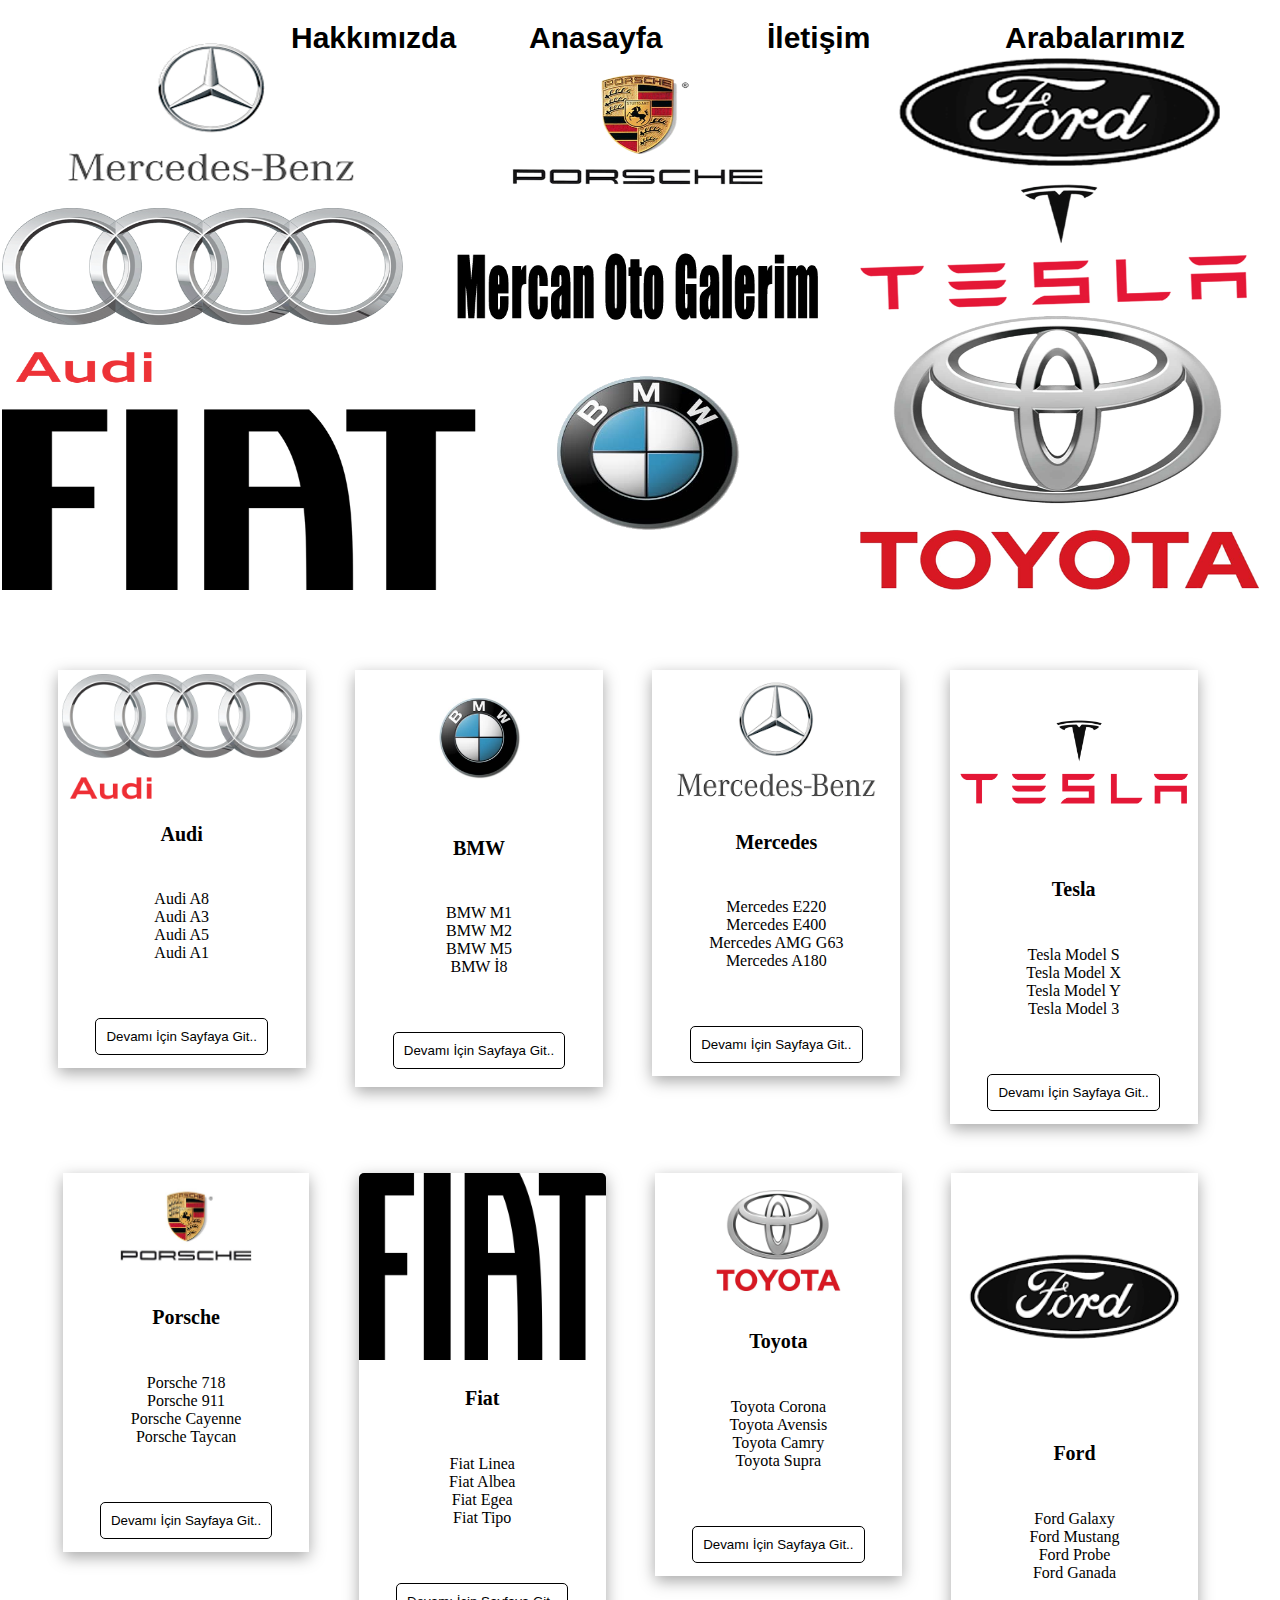
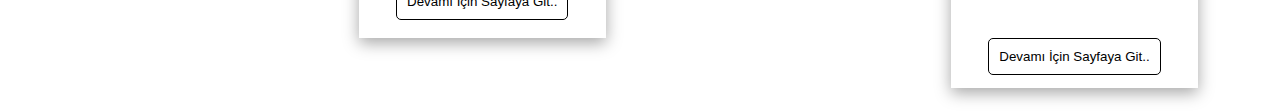
<file: index.html>
<!DOCTYPE html>
<html lang="en">
<head>
    <meta charset="UTF-8">
    <meta http-equiv="X-UA-Compatible" content="IE=edge">
    <meta name="viewport" content="width=device-width, initial-scale=1.0">
    <title>Mercan Oto Galeri</title>
    <link rel="stylesheet" href="css/style.css">
    <link rel="stylesheet" href="css/card.css">
</head>
<body>
    <div class="menu">
        <ul>
            <li><a href="sayfa/hakkımızda.html"> Hakkımızda</a></li>
            <li><a href="index.html"> Anasayfa</a></li>
            <li><a href="sayfa/iletisim.html"> İletişim</a></li>
            <li><a href="sayfa/arabalar.html">Arabalarımız</a></li>
        </ul>
    </div>
    <div class="bannerimage">
        <img class="resim_2" id="resim2" src="resimler/Mercan_oto_galeri.png">
    </div>
    <div class="kartlar-2">
        <div class="kart-5">
            <div class="card">
                <div class="image">
                    <img src="resimler/audi.png">
                </div>
                <div class="title">
                    <h1>Audi</h1>
                </div>
                <div class="des">
                    <p>
                        Audi A8  <br>
                        Audi A3 <br>
                        Audi A5 <br>
                        Audi A1
                    </p>                       
                    <a href="sayfa/audi.html"> <button> Devamı İçin Sayfaya Git..  </button></a>    
                </div>
            </div>
        </div>
        <div class="kart-6">
            <div class="card">
                <div class="image">
                    <img src="resimler/bmw.jpeg">
                </div>
                <div class="title">
                    <div class="title">
                        <h1>BMW</h1>
                    </div>
                    <div class="des">
                        <p>
                            BMW M1 <br>
                            BMW M2 <br>
                            BMW M5 <br>
                            BMW İ8
                        </p>                               
                    <a href="sayfa/bmw.html"> <button> Devamı İçin Sayfaya Git..  </button></a>    
                </div>
            </div>
        </div>
        <div class="kart-7">
            <div class="card">
                <div class="image">
                    <img src="resimler/mercedes.png">
                </div>
                <div class="title">
                    <h1>Mercedes</h1>
                </div>
                <div class="des">
                    <p> 
                        Mercedes E220 <br>
                        Mercedes E400 <br>
                        Mercedes AMG G63 <br>
                        Mercedes A180
                    </p>                       
                    <a href="sayfa/mercedes.html"> <button> Devamı İçin Sayfaya Git..  </button></a>    
                </div>
            </div>
        </div>
        <div class="kart-8">
            <div class="card">
                <div class="image">
                    <img src="resimler/tesla.png">
                </div>
                <div class="title">
                    <h1>Tesla</h1>
                </div>
                <div class="des">
                    <p>
                        Tesla Model S <br>
                        Tesla Model X <br>
                        Tesla Model Y <br>
                        Tesla Model 3 <br>
                    </p>                       
                    <a href="sayfa/tesla.html"> <button> Devamı İçin Sayfaya Git..  </button></a>    
                </div>
            </div>
        </div>
    </div>

    <div class="kartlar">
        <div class="kart-1">
            <div class="card">
                <div class="image">
                    <img src="resimler/Porsche.jpg">
                </div>
                <div class="title">
                    <h1>Porsche</h1>
                </div>
                <div class="des">
                    <p>
                        Porsche 718 <br>
                        Porsche 911 <br>
                        Porsche Cayenne <br>
                        Porsche Taycan
                    </p>                       
                    <a href="sayfa/porsche.html"> <button> Devamı İçin Sayfaya Git..  </button></a>    
                </div>
            </div>
        </div>
        <div class="kart-2">
            <div class="card">
                <div class="image">
                    <img src="resimler/fiat.png">
                </div>
                <div class="title">
                    <div class="title">
                        <h1>Fiat</h1>
                    </div>
                    <div class="des">
                        <p>
                            Fiat Linea<br>
                            Fiat Albea<br>
                            Fiat Egea <br>
                            Fiat Tipo
                        </p>                               
                    <a href="sayfa/fiat.html"> <button> Devamı İçin Sayfaya Git..  </button></a>    
                </div>
            </div>
        </div>
        <div class="kart-3">
            <div class="card">
                <div class="image">
                    <img src="resimler/toyota.jpg">
                </div>
                <div class="title">
                    <h1>Toyota</h1>
                </div>
                <div class="des">
                    <p> 
                        Toyota Corona <br>
                        Toyota Avensis <br>
                        Toyota Camry <br>
                        Toyota Supra
                    </p>                       
                    <a href="sayfa/toyota.html"> <button> Devamı İçin Sayfaya Git..  </button></a>    
                </div>
            </div>
        </div>
        <div class="kart-4">
            <div class="card">
                <div class="image">
                    <img src="resimler/ford.png">
                </div>
                <div class="title">
                    <h1>Ford</h1>
                </div>
                <div class="des">
                    <p>
                        Ford Galaxy<br>
                        Ford Mustang<br>
                        Ford Probe <br>
                        Ford Ganada<br>
                    </p>                       
                    <a href="sayfa/ford.html"> <button> Devamı İçin Sayfaya Git..  </button></a>    
                </div>
            </div>
        </div>
    </div>
        
</body>
</html>
</file>
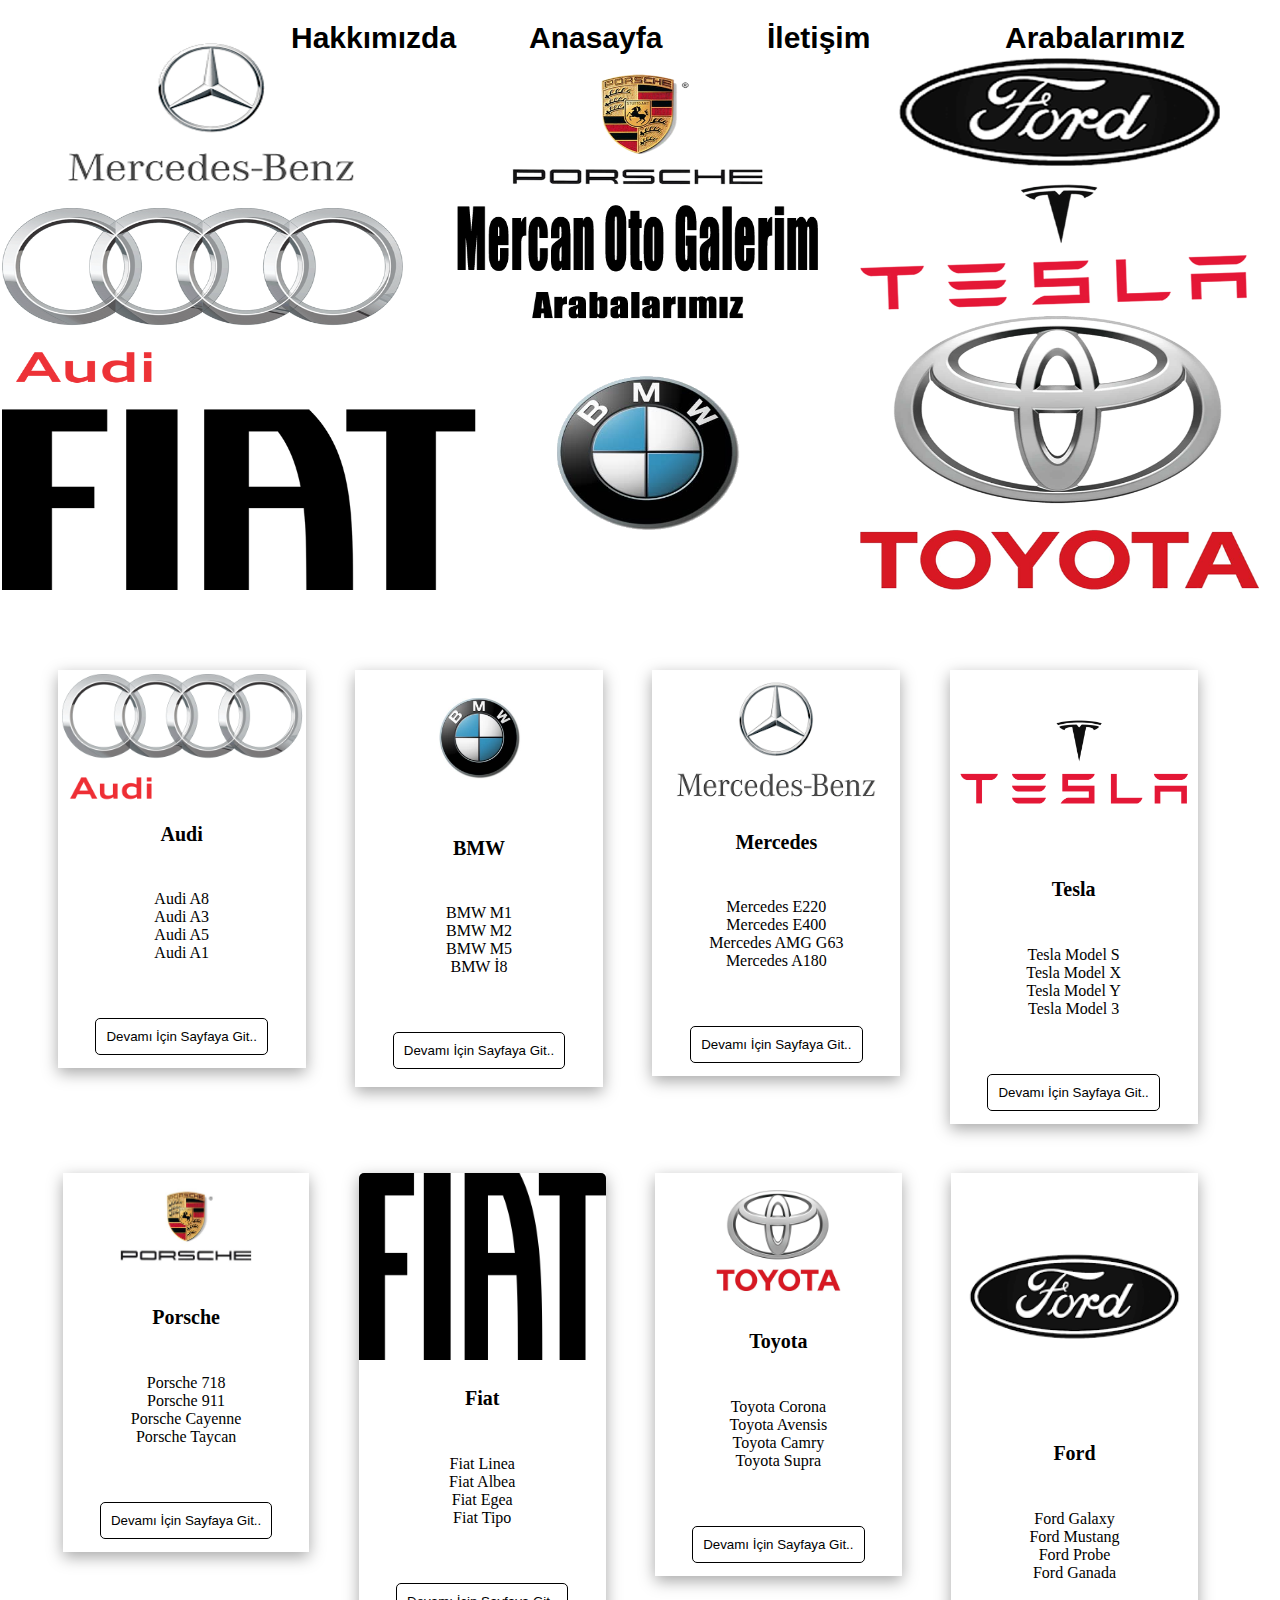
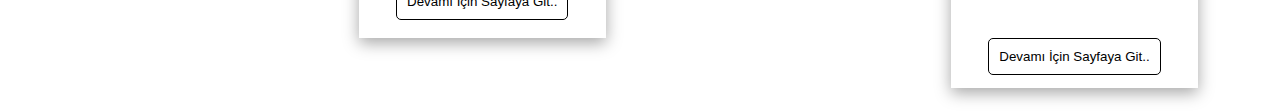
<file: sayfa/arabalar.html>
<!DOCTYPE html>
<html lang="en">
<head>
    <meta charset="UTF-8">
    <meta http-equiv="X-UA-Compatible" content="IE=edge">
    <meta name="viewport" content="width=device-width, initial-scale=1.0">
    <title>Mercan Oto Galeri - Arabalarımız </title>
    <link rel="stylesheet" href="../css/style.css">
    <link rel="stylesheet" href="../css/card.css">
</head>
<body>
    <div class="menu">
        <ul>
            <li><a href="hakkımızda.html"> Hakkımızda</a></li>
            <li><a href="../index.html"> Anasayfa</a></li>
            <li><a href="iletisim.html"> İletişim</a></li>
            <li><a href="arabalar.html">Arabalarımız</a></li>
        </ul>
    </div>
    <div class="bannerimage">
        <img class="resim_2" id="resim2" src="../resimler/Mercan_oto_GALERİM_Arabalar.png">
    </div>
    <div class="kartlar-2">
        <div class="kart-5">
            <div class="card">
                <div class="image">
                    <img src="../resimler/audi.png">
                </div>
                <div class="title">
                    <h1>Audi</h1>
                </div>
                <div class="des">
                    <p>
                        Audi A8  <br>
                        Audi A3 <br>
                        Audi A5 <br>
                        Audi A1
                    </p>                       
                    <a href="audi.html"> <button> Devamı İçin Sayfaya Git..  </button></a>    
                </div>
            </div>
        </div>
        <div class="kart-6">
            <div class="card">
                <div class="image">
                    <img src="../resimler/bmw.jpeg">
                </div>
                <div class="title">
                    <div class="title">
                        <h1>BMW</h1>
                    </div>
                    <div class="des">
                        <p>
                            BMW M1 <br>
                            BMW M2 <br>
                            BMW M5 <br>
                            BMW İ8
                        </p>                               
                    <a href="bmw.html"> <button> Devamı İçin Sayfaya Git..  </button></a>    
                </div>
            </div>
        </div>
        <div class="kart-7">
            <div class="card">
                <div class="image">
                    <img src="../resimler/mercedes.png">
                </div>
                <div class="title">
                    <h1>Mercedes</h1>
                </div>
                <div class="des">
                    <p> 
                        Mercedes E220 <br>
                        Mercedes E400 <br>
                        Mercedes AMG G63 <br>
                        Mercedes A180
                    </p>                       
                    <a href="mercedes.html"> <button> Devamı İçin Sayfaya Git..  </button></a>    
                </div>
            </div>
        </div>
        <div class="kart-8">
            <div class="card">
                <div class="image">
                    <img src="../resimler/tesla.png">
                </div>
                <div class="title">
                    <h1>Tesla</h1>
                </div>
                <div class="des">
                    <p>
                        Tesla Model S <br>
                        Tesla Model X <br>
                        Tesla Model Y <br>
                        Tesla Model 3 <br>
                    </p>                       
                    <a href="tesla.html"> <button> Devamı İçin Sayfaya Git..  </button></a>    
                </div>
            </div>
        </div>
    </div>

    <div class="kartlar">
        <div class="kart-1">
            <div class="card">
                <div class="image">
                    <img src="../resimler/Porsche.jpg">
                </div>
                <div class="title">
                    <h1>Porsche</h1>
                </div>
                <div class="des">
                    <p>
                        Porsche 718 <br>
                        Porsche 911 <br>
                        Porsche Cayenne <br>
                        Porsche Taycan
                    </p>                       
                    <a href="porsche.html"> <button> Devamı İçin Sayfaya Git..  </button></a>    
                </div>
            </div>
        </div>
        <div class="kart-2">
            <div class="card">
                <div class="image">
                    <img src="../resimler/fiat.png">
                </div>
                <div class="title">
                    <div class="title">
                        <h1>Fiat</h1>
                    </div>
                    <div class="des">
                        <p>
                            Fiat Linea<br>
                            Fiat Albea<br>
                            Fiat Egea <br>
                            Fiat Tipo
                        </p>                               
                    <a href="fiat.html"> <button> Devamı İçin Sayfaya Git..  </button></a>    
                </div>
            </div>
        </div>
        <div class="kart-3">
            <div class="card">
                <div class="image">
                    <img src="../resimler/toyota.jpg">
                </div>
                <div class="title">
                    <h1>Toyota</h1>
                </div>
                <div class="des">
                    <p> 
                        Toyota Corona <br>
                        Toyota Avensis <br>
                        Toyota Camry <br>
                        Toyota Supra
                    </p>                       
                    <a href="toyota.html"> <button> Devamı İçin Sayfaya Git..  </button></a>    
                </div>
            </div>
        </div>
        <div class="kart-4">
            <div class="card">
                <div class="image">
                    <img src="../resimler/ford.png">
                </div>
                <div class="title">
                    <h1>Ford</h1>
                </div>
                <div class="des">
                    <p>
                        Ford Galaxy<br>
                        Ford Mustang<br>
                        Ford Probe <br>
                        Ford Ganada<br>
                    </p>                       
                    <a href="ford.html"> <button> Devamı İçin Sayfaya Git..  </button></a>    
                </div>
            </div>
        </div>
    </div>
        
</body>
</html>
</file>
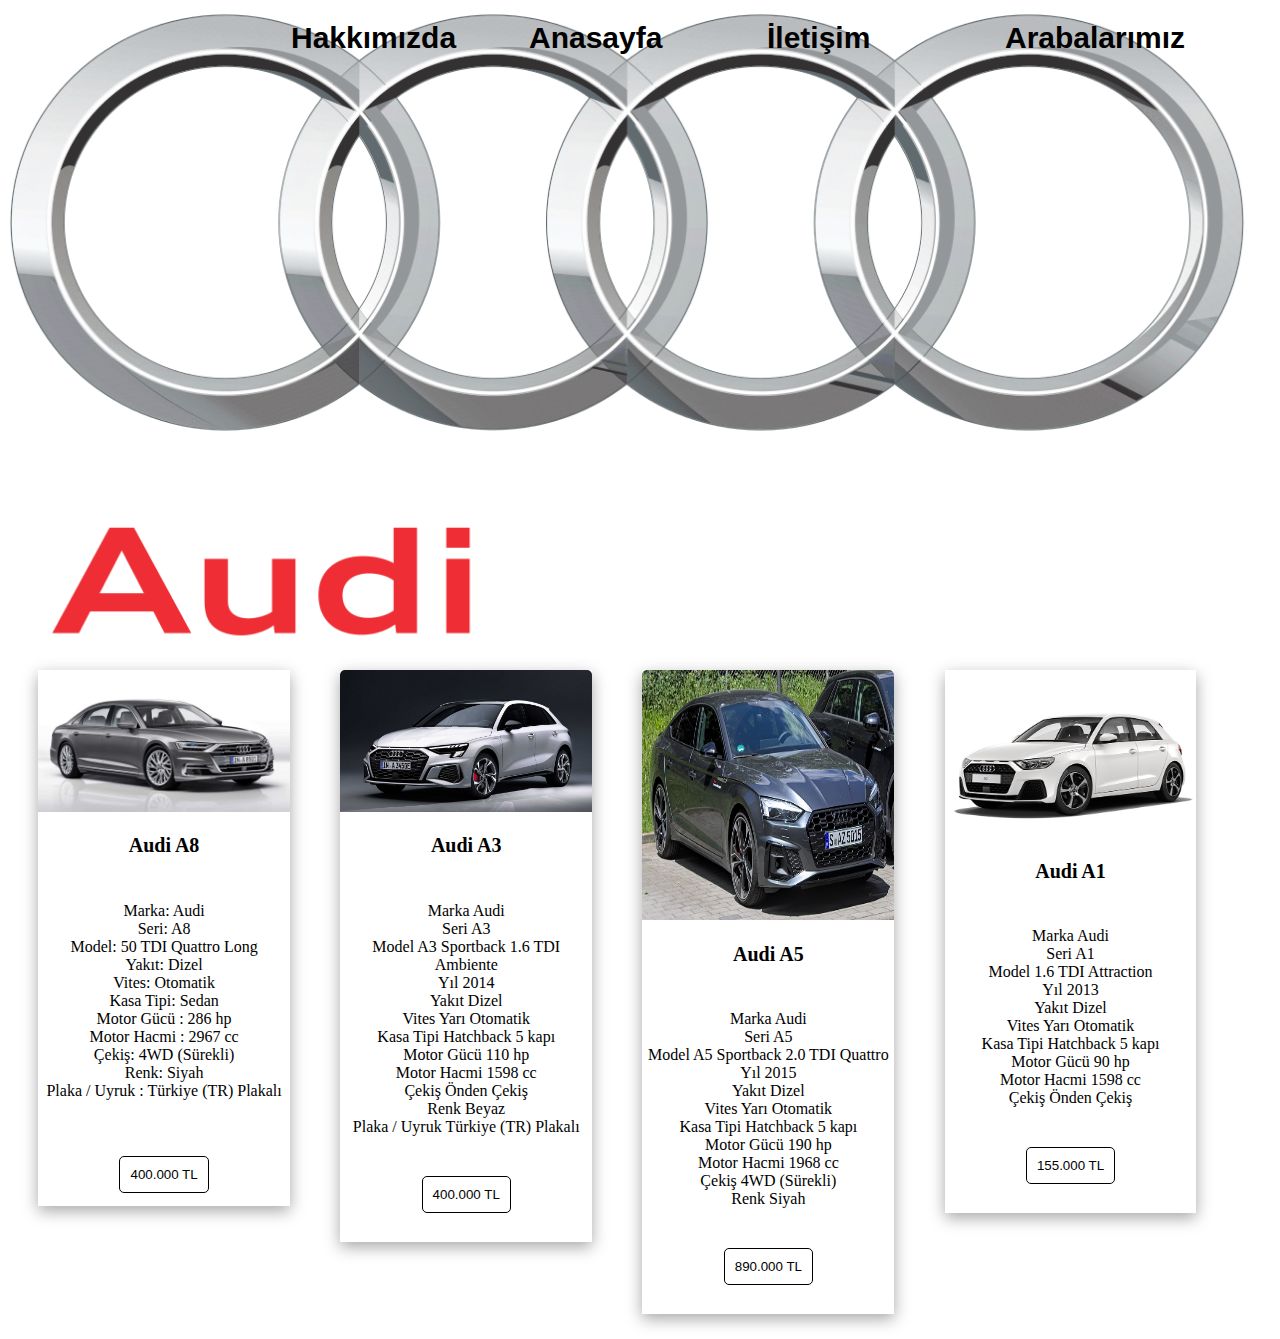
<file: sayfa/audi.html>
<!DOCTYPE html>
<html lang="en">
<head>
    <meta charset="UTF-8">
    <meta http-equiv="X-UA-Compatible" content="IE=edge">
    <meta name="viewport" content="width=device-width, initial-scale=1.0">
    <title>Mercan Oto Galeri - Audi</title>
    <link rel="stylesheet" href="../css/audi.css">
    <link rel="stylesheet" href="../css/card.css">
</head>
<body>
    <div class="menu">
        <ul>
            <li><a href="hakkımızda.html"> Hakkımızda</a></li>
            <li><a href="../index.html"> Anasayfa</a></li>
            <li><a href="iletisim.html"> İletişim</a></li>
            <li><a href="arabalar.html">Arabalarımız</a></li>
        </ul>
    </div>
    <div class="bannerimage">
        <img id="resim2" src="../resimler/audi.png">
    </div>
    <div class="kartlar">
        <div class="kart-1">
            <div class="card">
                <div class="image">
                    <img src="../resimler/Audi-A8.jpg">
                </div>
                <div class="title">
                    <h1>Audi A8</h1>
                </div>
                <div class="des">
                    <p align="center">
                        Marka: Audi  <br>
                        Seri: A8 <br>
                        Model: 50 TDI Quattro Long <br>
                        Yakıt: Dizel <br>
                        Vites: Otomatik<br>
                        Kasa Tipi: Sedan<br>
                        Motor Gücü : 286 hp<br>
                        Motor Hacmi : 2967 cc<br>
                        Çekiş: 4WD (Sürekli)<br>
                        Renk: Siyah<br>
                        Plaka / Uyruk : Türkiye (TR) Plakalı<br>
                    </p>   
                    
                    <a href="#"> <button> 400.000 TL  </button></a>                     
                </div>
            </div>
        </div>
        <div class="kart-2">
            <div class="card">
                <div class="image">
                    <img src="../resimler/a3.jpg">
                </div>
                <div class="title">  
                    <h1> Audi A3</h1>
                </div>
                <div class="des">
                    <p align="center">
                        Marka Audi <br>
                        Seri A3 <br>
                        Model A3 Sportback 1.6 TDI Ambiente  <br>
                        Yıl 2014<br>
                        Yakıt Dizel<br>
                        Vites Yarı Otomatik<br>
                        Kasa Tipi Hatchback 5 kapı<br>
                        Motor Gücü 110 hp<br>
                        Motor Hacmi 1598 cc<br>
                        Çekiş Önden Çekiş<br>
                        Renk Beyaz<br>
                        Plaka / Uyruk Türkiye (TR) Plakalı<br>
                        <a href="#"> <button> 400.000 TL  </button></a>    
                    </p>                       
                </div>
            </div>
        </div>
        <div class="kart-3">
            <div class="card">
                <div class="image">
                    <img height="250px" src="../resimler/a5.jpg">
                </div>
                <div class="title">
                    <h1>Audi A5</h1>
                </div>
                <div class="des">
                    <p align="center">
                        Marka Audi <br>
                        Seri A5 <br>
                        Model A5 Sportback 2.0 TDI Quattro <br>
                        Yıl 2015<br>
                        Yakıt Dizel<br>
                        Vites Yarı Otomatik<br>
                        Kasa Tipi Hatchback 5 kapı<br>
                        Motor Gücü 190 hp<br>
                        Motor Hacmi 1968 cc<br>
                        Çekiş 4WD (Sürekli)<br>
                        Renk Siyah<br>


                        <a href="#"> <button> 890.000 TL  </button></a>   
                    </p>                       
                </div>
            </div>
        </div>
        <div class="kart-4">
            <div class="card">
                <div class="image">
                    <img src="../resimler/a1.png">
                </div>
                <div class="title">
                    <h1>Audi A1</h1>
                </div>
                <div class="des">
                    <p align="center">
                        Marka Audi <br>
                        Seri A1 <br>
                        Model 1.6 TDI Attraction<br> 
                        Yıl 2013<br>
                        Yakıt Dizel<br>
                        Vites Yarı Otomatik<br>
                        Kasa Tipi Hatchback 5 kapı<br>
                        Motor Gücü 90 hp<br>
                        Motor Hacmi 1598 cc<br>
                        Çekiş Önden Çekiş<br>


                        <a href="#"> <button> 155.000 TL  </button></a> 
                    </p>                        
                </div>
            </div>
        </div>
    </div>
</body>
</html>
</file>
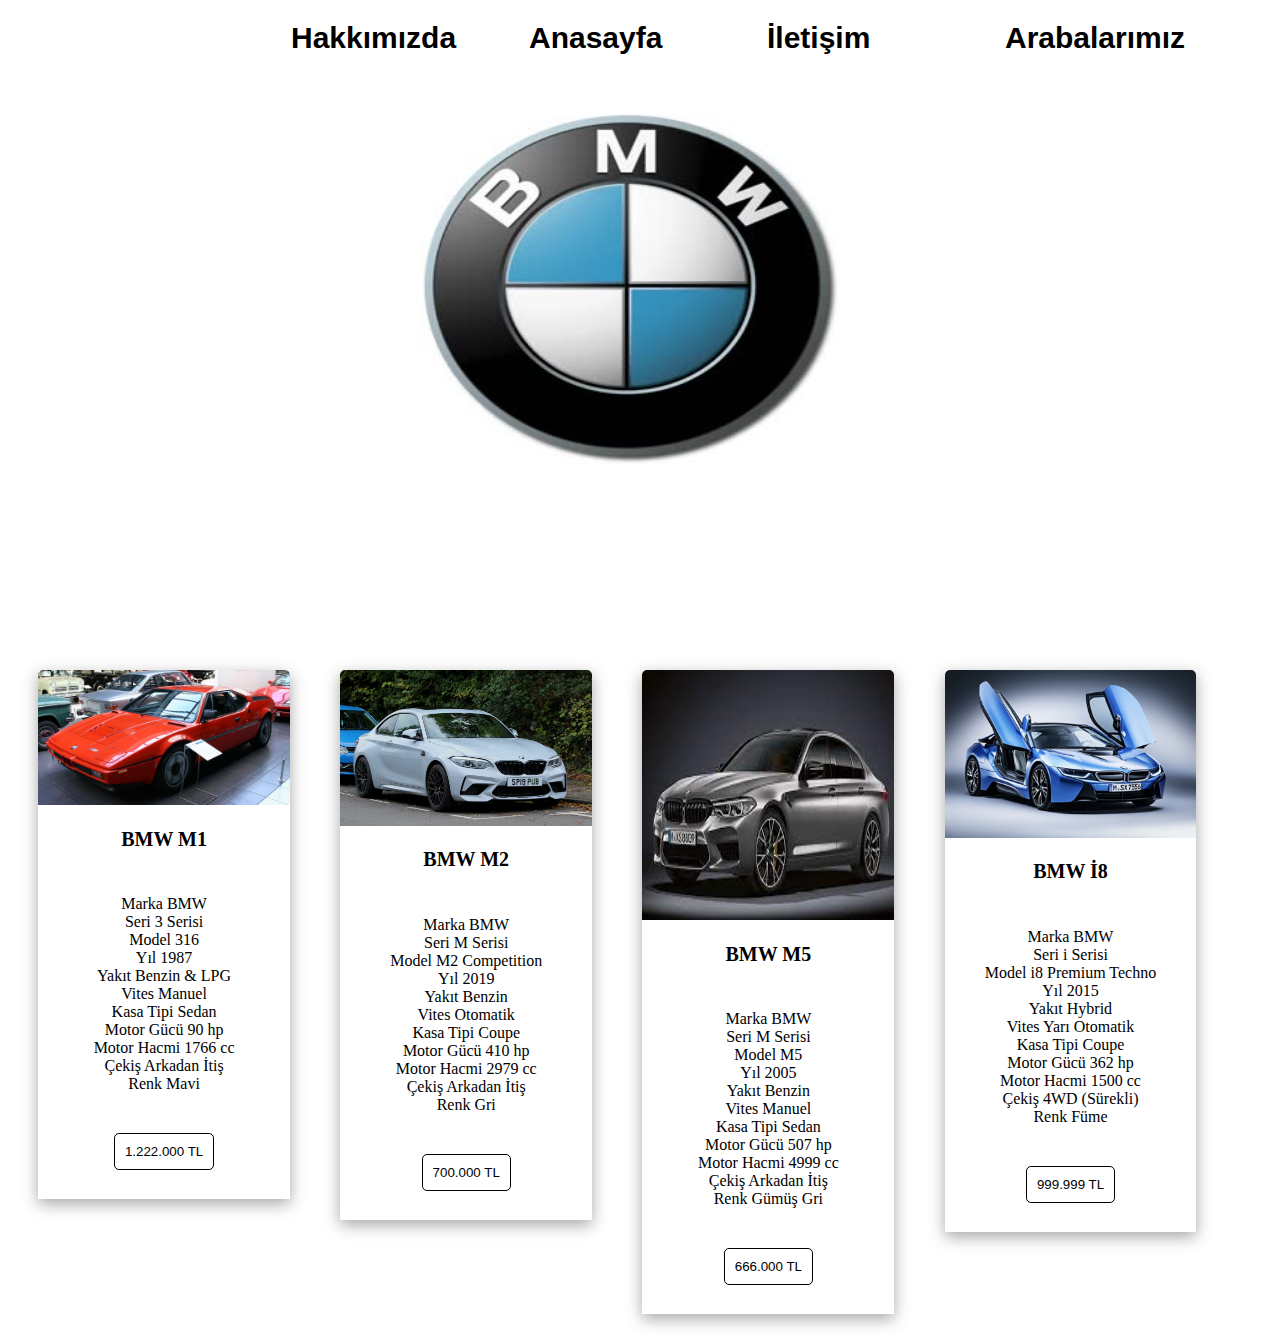
<file: sayfa/bmw.html>
<!DOCTYPE html>
<html lang="en">
<head>
    <meta charset="UTF-8">
    <meta http-equiv="X-UA-Compatible" content="IE=edge">
    <meta name="viewport" content="width=device-width, initial-scale=1.0">
    <title>Mercan Oto Galeri - BMW</title>
    <link rel="stylesheet" href="../css/style.css">
    <link rel="stylesheet" href="../css/card.css">
</head>
<body>
    <div class="menu">
        <ul>
            <li><a href="hakkımızda.html"> Hakkımızda</a></li>
            <li><a href="../index.html"> Anasayfa</a></li>
            <li><a href="iletisim.html"> İletişim</a></li>
            <li><a href="arabalar.html">Arabalarımız</a></li>
        </ul>
    </div>
    <div class="bannerimage">
        <img src="../resimler/bmw.jpeg" id="resim2">
    </div>
    <div class="kartlar">
        <div class="kart-1">
            <div class="card">
                <div class="image">
                    <img src="../resimler/m1.jpg">
                </div>
                <div class="title">
                    <h1>BMW M1</h1>
                </div>
                <div class="des">
                    <p align="center">
                        Marka BMW  <br>
                        Seri 3 Serisi <br>
                        Model 316 <br>
                        Yıl 1987 <br>
                        Yakıt Benzin & LPG <br>
                        Vites Manuel <br> 
                        Kasa Tipi Sedan <br>
                        Motor Gücü 90 hp <br> 
                        Motor Hacmi 1766 cc <br>
                        Çekiş Arkadan İtiş <br>
                        Renk Mavi  <br>
                        <a href="#"> <button>1.222.000 TL  </button></a>   
                </p>                       
                </div>
            </div>
        </div>
        <div class="kart-2">
            <div class="card">
                <div class="image">
                    <img src="../resimler/m2.jpg">
                </div>
                <div class="title">
                    <h1> BMW M2 </h1>
                </div>
                <div class="des">
                    <p>   
                        Marka BMW <br>
                        Seri M Serisi <br>
                        Model M2 Competition <br> 
                        Yıl 2019 <br>
                        Yakıt Benzin <br>
                        Vites Otomatik <br>
                        Kasa Tipi Coupe<br>
                        Motor Gücü 410 hp<br>
                        Motor Hacmi 2979 cc<br>
                        Çekiş Arkadan İtiş<br>
                        Renk Gri<br>

                        <a href="#"> <button> 700.000 TL  </button></a>   
                    </p>                       
                </div>
            </div>
        </div>
        <div class="kart-3">
            <div class="card">
                <div class="image">
                    <img height="250px" src="../resimler/m5.jfif">
                </div>
                <div class="title">
                    <h1>BMW M5</h1>
                </div>
                <div class="des">
                    <p>
                        Marka BMW  <br>
                        Seri M Serisi <br> 
                        Model M5 <br>
                        Yıl 2005 <br>
                        Yakıt Benzin <br>
                        Vites Manuel <br>
                        Kasa Tipi Sedan <br>
                        Motor Gücü 507 hp <br>
                        Motor Hacmi 4999 cc <br>
                        Çekiş Arkadan İtiş <br>
                        Renk Gümüş Gri <br>

                        <a href="#"> <button> 666.000 TL  </button></a>   

                    </p>                       
                </div>
            </div>
        </div>
        <div class="kart-4">
            <div class="card">
                <div class="image">
                    <img src="../resimler/io.jpg">
                </div>
                <div class="title">
                    <h1> BMW İ8 </h1>
                </div>
                <div class="des">
                    <p>
                        Marka BMW  <br>
                        Seri i Serisi  <br>
                        Model i8 Premium Techno  <br>  
                        Yıl 2015  <br>
                        Yakıt Hybrid  <br>
                        Vites Yarı Otomatik  <br>
                        Kasa Tipi Coupe  <br>
                        Motor Gücü 362 hp  <br>
                        Motor Hacmi 1500 cc  <br> 
                        Çekiş 4WD (Sürekli) <br>
                        Renk Füme  <br>
                        <a href="#"> <button> 999.999 TL  </button></a>   

                    </p>                        
                </div>
            </div>
        </div>
    </div>
</body>
</html>
</file>
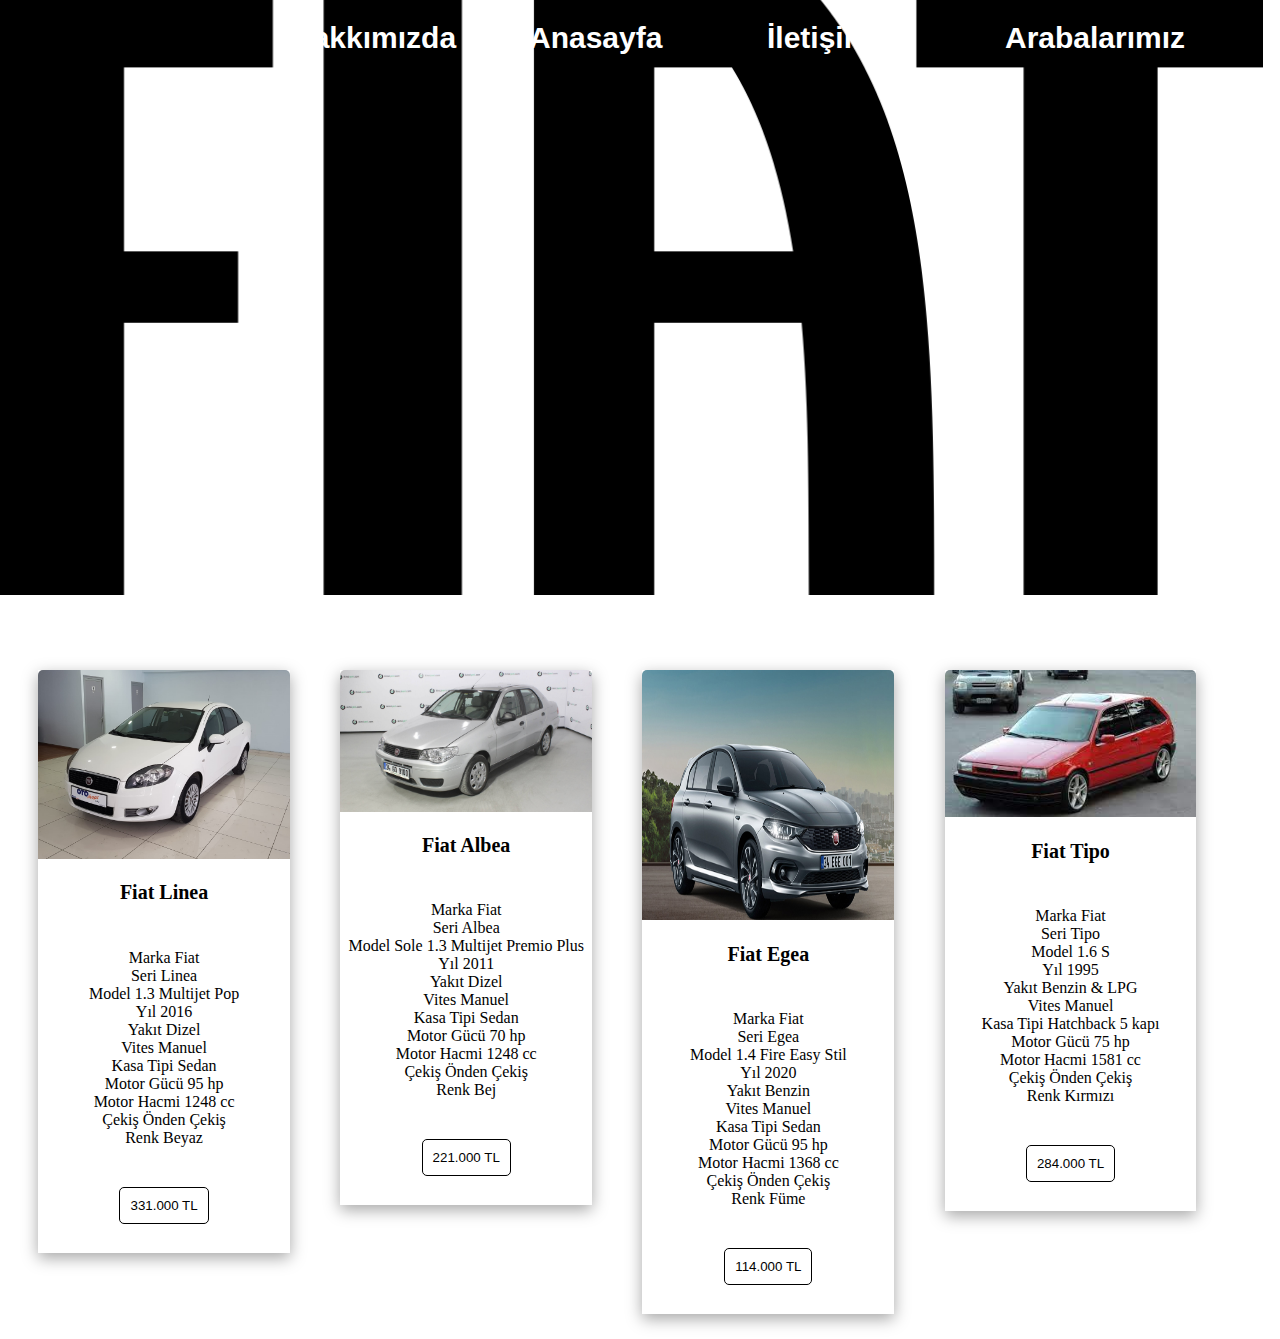
<file: sayfa/fiat.html>
<!DOCTYPE html>
<html lang="en">
<head>
    <meta charset="UTF-8">
    <meta http-equiv="X-UA-Compatible" content="IE=edge">
    <meta name="viewport" content="width=device-width, initial-scale=1.0">
    <title>Mercan Oto Galeri - Fiat</title>
    <link rel="stylesheet" href="../css/style.css">
    <link rel="stylesheet" href="../css/card.css">
</head>

<style>
    .menu ul li a{
        color:#ffffff;
    
        text-decoration: none;
        font-size: 30px;
        text-align: center;
        font-family: 'Oswald', sans-serif;
    }
</style>
<body>
    <div class="menu">
        <ul>
            <li><a href="hakkımızda.html"> Hakkımızda</a></li>
            <li><a href="../index.html"> Anasayfa</a></li>
            <li><a href="iletisim.html"> İletişim</a></li>
            <li><a href="arabalar.html">Arabalarımız</a></li>
        </ul>
    </div>
    <div class="bannerimage">
        <img src="../resimler/fiat.png" id="resim2">
    </div>
    <div class="kartlar">
        <div class="kart-1">
            <div class="card">
                <div class="image">
                    <img src="../resimler/fiatlinea.jpg">
                </div>
                <div class="title">
                    <h1>Fiat Linea </h1>
                </div>
                <div class="des">
                    <p align="center">
                        Marka Fiat  <br>
                        Seri Linea  <br>
                        Model 1.3 Multijet Pop  <br>
                        Yıl 2016 <br>
                        Yakıt Dizel <br>
                        Vites Manuel <br>
                        Kasa Tipi Sedan<br>
                        Motor Gücü 95 hp <br>
                        Motor Hacmi 1248 cc <br>
                        Çekiş Önden Çekiş <br>
                        Renk Beyaz <br>
                        <a href="#"> <button> 331.000 TL  </button></a>   
                    </p>                       
                </div>
            </div>
        </div>
        <div class="kart-2">
            <div class="card">
                <div class="image">
                    <img src="../resimler/fiatalbea.jpg">
                </div>
                <div class="title">
                    <h1>Fiat Albea</h1>
                </div>
                <div class="des">
                    <p>   
                        Marka Fiat <br>
                        Seri Albea <br>
                        Model Sole 1.3 Multijet Premio Plus <br>
                        Yıl 2011<br>
                        Yakıt Dizel<br>
                        Vites Manuel<br>
                        Kasa Tipi Sedan<br>
                        Motor Gücü 70 hp<br>
                        Motor Hacmi 1248 cc<br>
                        Çekiş Önden Çekiş<br>
                        Renk Bej<br>
                        <a href="#"> <button> 221.000 TL  </button></a>   
                    </p>                       
                </div>
            </div>
        </div>
        <div class="kart-3">
            <div class="card">
                <div class="image">
                    <img height="250px" src="../resimler/egea.jpg">
                </div>
                <div class="title">
                    <h1>Fiat Egea</h1>
                </div>
                <div class="des">
                    <p align="center">
                        Marka Fiat <br>
                        Seri Egea <br>
                        Model 1.4 Fire Easy Stil <br>
                        Yıl 2020<br>
                        Yakıt Benzin<br>
                        Vites Manuel<br>
                        Kasa Tipi Sedan<br>
                        Motor Gücü 95 hp<br>
                        Motor Hacmi 1368 cc<br>
                        Çekiş Önden Çekiş<br>
                        Renk Füme<br>
                        <a href="#"> <button> 114.000 TL  </button></a>   
                    </p>                       
                </div>
            </div>
        </div>
        <div class="kart-4">
            <div class="card">
                <div class="image">
                    <img src="../resimler/fiattipo.jfif">
                </div>
                <div class="title">
                    <h1>Fiat Tipo </h1>
                </div>
                <div class="des">
                    <p>
                        Marka Fiat <br>
                        Seri Tipo <br>
                        Model 1.6 S <br>
                        Yıl 1995<br>
                        Yakıt Benzin & LPG<br>
                        Vites Manuel<br>
                        Kasa Tipi Hatchback 5 kapı<br>
                        Motor Gücü 75 hp<br>
                        Motor Hacmi 1581 cc<br>
                        Çekiş Önden Çekiş<br>
                        Renk Kırmızı<br>
                        <a href="#"> <button> 284.000 TL  </button></a>   
                    </p>                        
                </div>
            </div>
        </div>
    </div>
</body>
</html>
</file>
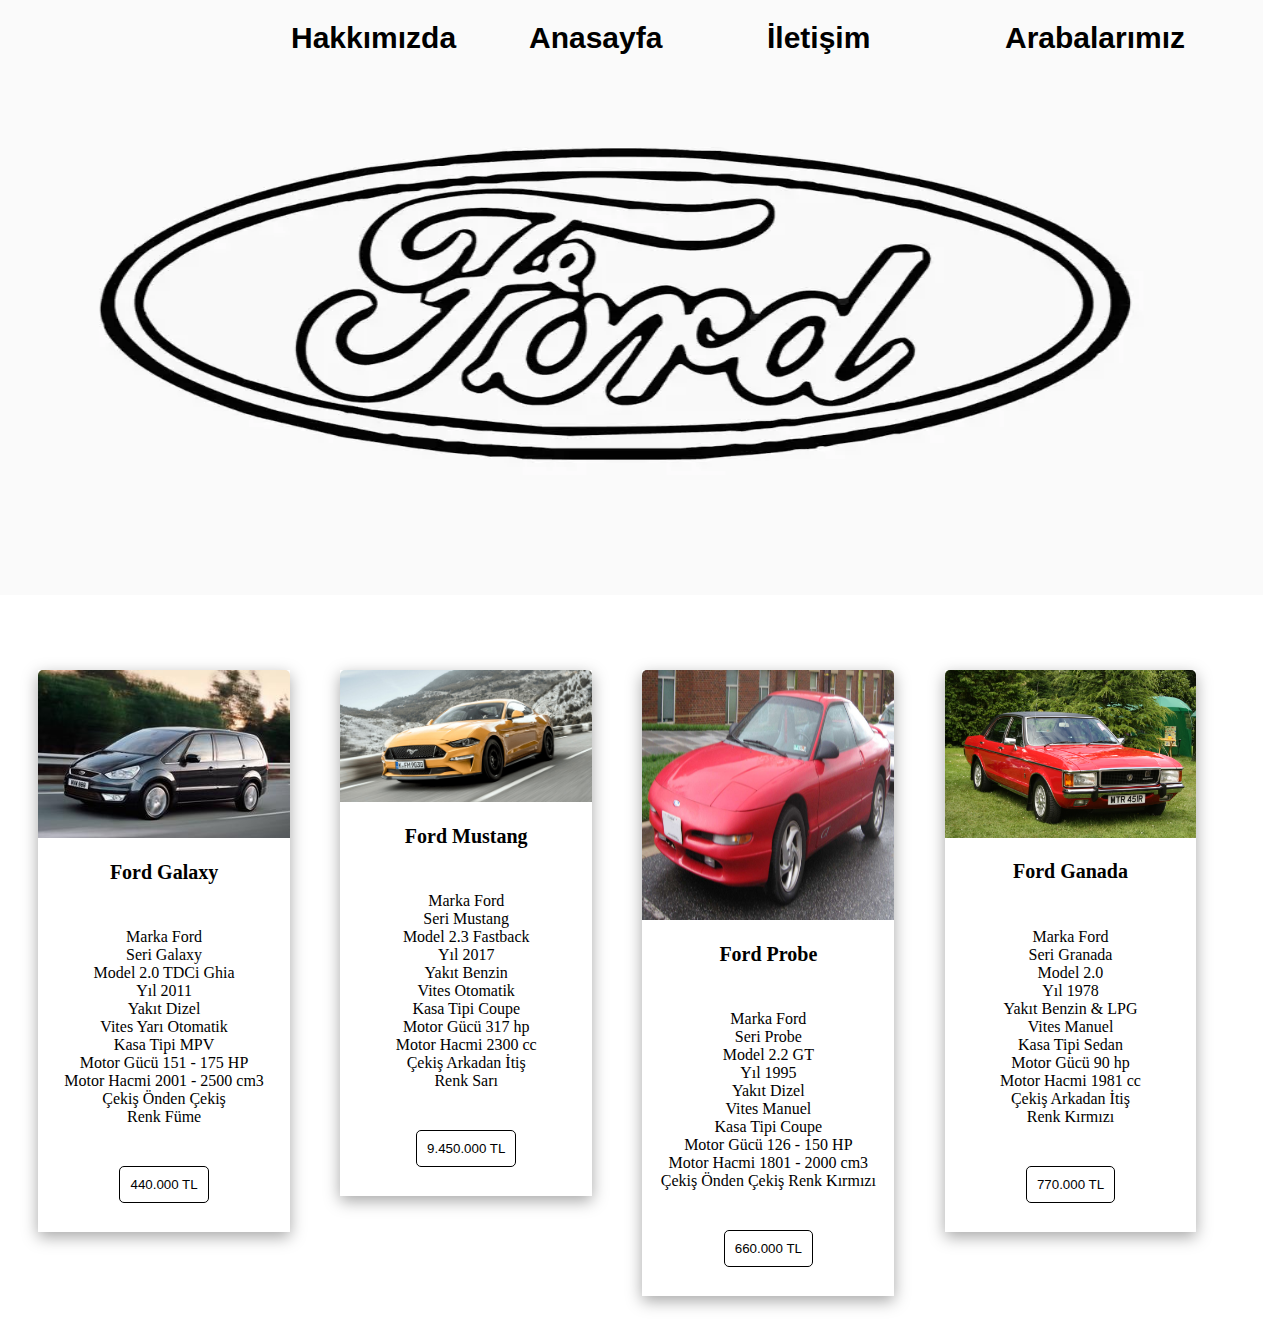
<file: sayfa/ford.html>
<!DOCTYPE html>
<html lang="en">
<head>
    <meta charset="UTF-8">
    <meta http-equiv="X-UA-Compatible" content="IE=edge">
    <meta name="viewport" content="width=device-width, initial-scale=1.0">
    <title>Mercan Oto Galeri - Ford</title>
    <link rel="stylesheet" href="../css/style.css">
    <link rel="stylesheet" href="../css/card.css">
</head>
<body>
    <div class="menu">
        <ul>
            <li><a href="hakkımızda.html"> Hakkımızda</a></li>
            <li><a href="../index.html"> Anasayfa</a></li>
            <li><a href="iletisim.html"> İletişim</a></li>
            <li><a href="arabalar.html">Arabalarımız</a></li>
        </ul>
    </div>
    <div class="bannerimage">
        <img src="../resimler/ford_logo.png" id="resim2">
    </div>
    <div class="kartlar">
        <div class="kart-1">
            <div class="card">
                <div class="image">
                    <img src="../resimler/galaxy.jpg">
                </div>
                <div class="title">
                    <h1>Ford Galaxy</h1>
                </div>
                <div class="des">
                    <p align="center">
                        Marka Ford  <br>
                        Seri Galaxy <br>
                        Model 2.0 TDCi Ghia <br>
                        Yıl 2011<br>
                        Yakıt Dizel<br>
                        Vites Yarı Otomatik<br> 
                        Kasa Tipi MPV<br>
                        Motor Gücü 151 - 175 HP<br>
                        Motor Hacmi 2001 - 2500 cm3<br>
                        Çekiş Önden Çekiş<br>
                        Renk Füme<br>
                        <a href="#"> <button> 440.000 TL  </button></a>   
                    </p>                       
                </div>
            </div>
        </div>
        <div class="kart-2">
            <div class="card">
                <div class="image">
                    <img src="../resimler/ford_mustang.png">
                </div>
                <div class="title">
                    <h1>Ford Mustang</h1>
                </div>
                <div class="des">
                    <p>   
                        Marka Ford <br>
                        Seri Mustang <br>
                        Model 2.3 Fastback <br>
                        Yıl 2017<br>
                        Yakıt Benzin<br>
                        Vites Otomatik<br>
                        Kasa Tipi Coupe<br>
                        Motor Gücü 317 hp<br>
                        Motor Hacmi 2300 cc<br>
                        Çekiş Arkadan İtiş<br>
                        Renk Sarı<br>
                        <a href="#"> <button> 9.450.000 TL  </button></a>   
                    </p>                       
                </div>
            </div>
        </div>
        <div class="kart-3">
            <div class="card">
                <div class="image">
                    <img height="250px" src="../resimler/ford_probe.jpg">
                </div>
                <div class="title">
                    <h1>Ford Probe</h1>
                </div>
                <div class="des">
                    <p align="center">
                        Marka Ford <br>
                        Seri Probe <br>
                        Model 2.2 GT <br>
                        Yıl 1995<br>
                        Yakıt Dizel<br>
                        Vites Manuel<br> 
                        Kasa Tipi Coupe<br>
                        Motor Gücü 126 - 150 HP<br>
                        Motor Hacmi 1801 - 2000 cm3<br>
                        Çekiş Önden Çekiş
                        Renk Kırmızı<br>
                        <a href="#"> <button>660.000 TL  </button></a>   
                    </p>                       
                </div>
            </div>
        </div>
        <div class="kart-4">
            <div class="card">
                <div class="image">
                    <img src="../resimler/Ford_granada.jpg">
                </div>
                <div class="title">
                    <h1>Ford Ganada</h1>
                </div>
                <div class="des">
                    <p>
                        Marka Ford <br>
                        Seri Granada <br>
                        Model 2.0 <br>
                        Yıl 1978<br>
                        Yakıt Benzin & LPG<br>
                        Vites Manuel<br> 
                        Kasa Tipi Sedan<br>
                        Motor Gücü 90 hp<br>
                        Motor Hacmi 1981 cc<br>
                        Çekiş Arkadan İtiş<br>
                        Renk Kırmızı<br>
                        <a href="#"> <button> 770.000 TL  </button></a>   
                    </p>                        
                </div>
            </div>
        </div>
    </div>
</body>
</html>
</file>
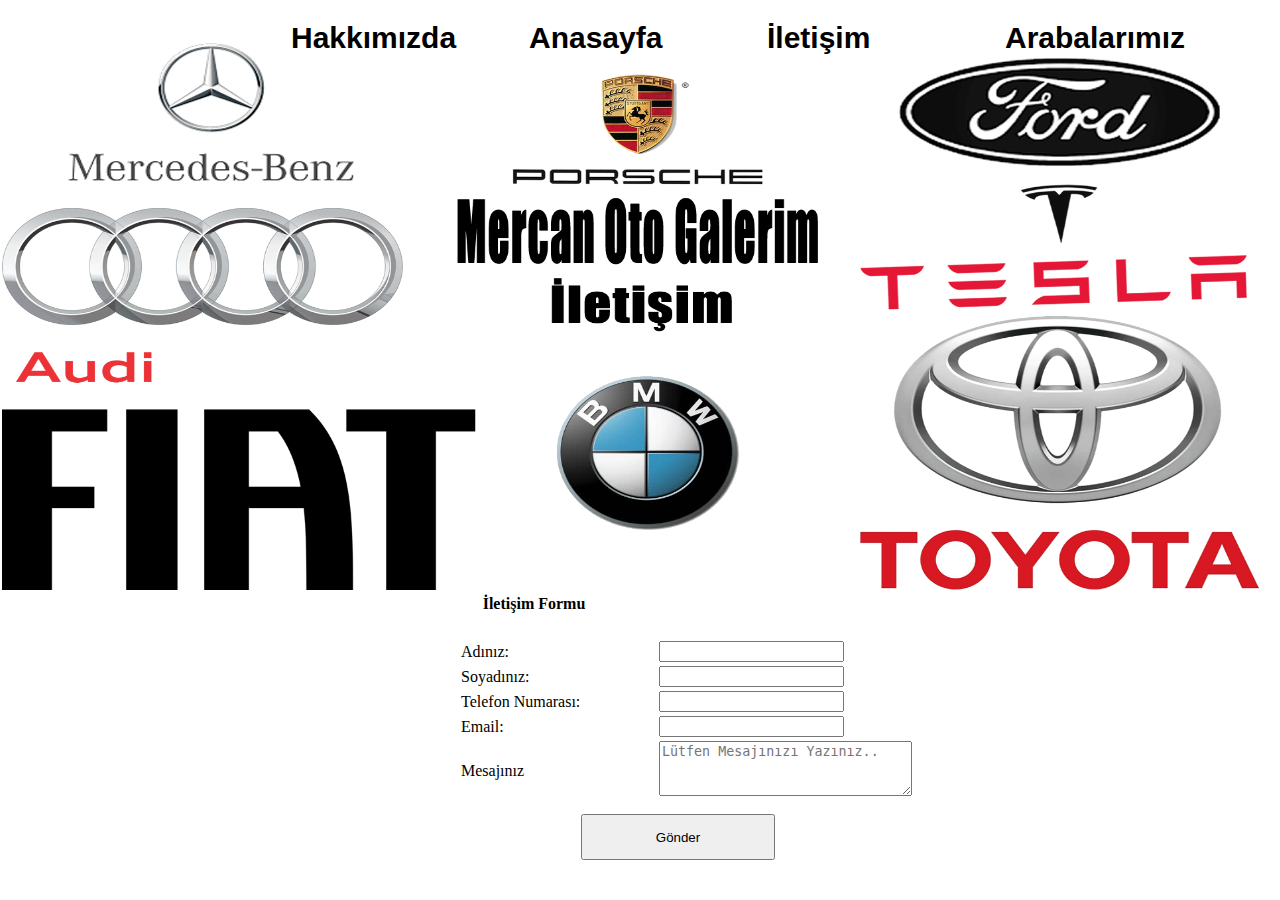
<file: sayfa/iletisim.html>
<!DOCTYPE html>
<html lang="en">
<head>
    <meta charset="UTF-8">
    <meta http-equiv="X-UA-Compatible" content="IE=edge">
    <meta name="viewport" content="width=device-width, initial-scale=1.0">
    <title>Mercan Oto Galeri - İletişim</title>
    <link rel="stylesheet" href="../css/iletisim.css">
</head>

<body>
    <div class="menu">
        <ul>
            <li><a href="hakkımızda.html"> Hakkımızda</a></li>
            <li><a href="../index.html"> Anasayfa</a></li>
            <li><a href="iletisim.html"> İletişim</a></li>
            <li><a href="arabalar.html">Arabalarımız</a></li>
        </ul>
    </div>
    <div class="bannerimage">
        <img class="resim_2" id="resim2" src="../resimler/Mercan_oto_galeri_iletisim.png">
    </div>

    <div class="iletisim_formu">
    <form action="" method="">
        <table>
            <tr>
                <th id="iletisim_forum2">İletişim Formu</th>
            </tr>
            <tr>
                <td>Adınız: </td>
                <td><input type="text" id=""></td>
            </tr>
            <br><br>
            <tr>
                <td>Soyadınız: </td>
                <td><input type="text" id=""></td>
            </tr>
            <br><br>
            <tr>
                <td>Telefon Numarası: </td>
                <td><input type="text" id="" maxlength="11"></td>
            </tr>
            <br><br>
            <tr>
                <td>Email: </td>
                <td><input type="email" id=""></td>
            </tr>
            <tr>
                <td>Mesajınız</td>
                <td>
                    <textarea name="" id="" cols="30" rows="10" placeholder="Lütfen Mesajınızı Yazınız.." style="width: 247px; height: 49px;"></textarea>
                </td>
            </tr>
            <br><br><br>
            <tr>
                <td><input id="sumbit_" type="submit" value="Gönder"></td>
            </tr>

        </table>
    </form>
    </div>

</body>
</html>
</file>
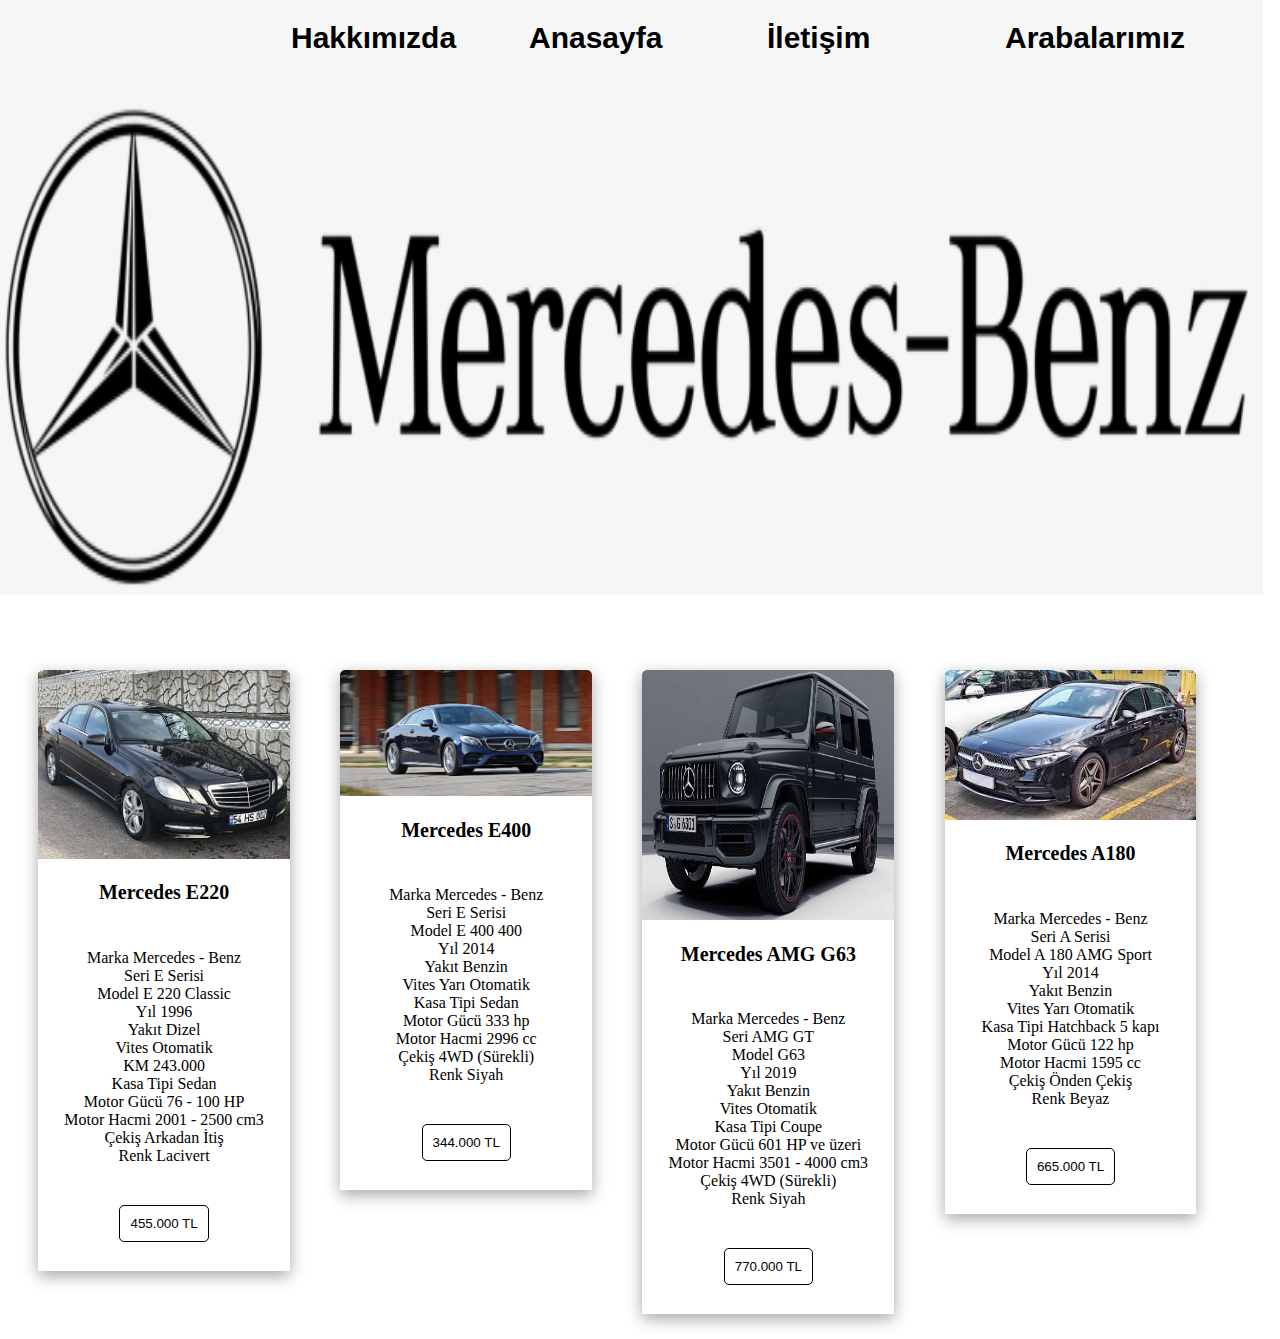
<file: sayfa/mercedes.html>
<!DOCTYPE html>
<html lang="en">
<head>
    <meta charset="UTF-8">
    <meta http-equiv="X-UA-Compatible" content="IE=edge">
    <meta name="viewport" content="width=device-width, initial-scale=1.0">
    <title>Mercan Oto Galeri - Mercedes</title>
    <link rel="stylesheet" href="../css/style.css">
    <link rel="stylesheet" href="../css/card.css">
</head>
<body>
    <div class="menu">
        <ul>
            <li><a href="hakkımızda.html"> Hakkımızda</a></li>
            <li><a href="../index.html"> Anasayfa</a></li>
            <li><a href="iletisim.html"> İletişim</a></li>
            <li><a href="arabalar.html">Arabalarımız</a></li>
        </ul>
    </div>
    <div class="bannerimage">
        <img src="../resimler/MLogo.png" id="resim2">
    </div>
    <div class="kartlar">
        <div class="kart-1">
            <div class="card">
                <div class="image">
                    <img src="../resimler/E220.jpg">
                </div>
                <div class="title">
                    <h1>Mercedes E220</h1>
                </div>
                <div class="des">
                    <p align="center">
                        Marka Mercedes - Benz <br> 
                        Seri E Serisi <br> 
                        Model E 220 Classic <br> 
                        Yıl 1996 <br> 
                        Yakıt Dizel <br> 
                        Vites Otomatik <br> 
                        KM 243.000 <br>  
                        Kasa Tipi Sedan <br> 
                        Motor Gücü 76 - 100 HP <br> 
                        Motor Hacmi 2001 - 2500 cm3<br> 
                        Çekiş Arkadan İtiş<br> 
                        Renk Lacivert <br> 
                        <a href="#"> <button> 455.000 TL  </button></a>   
                    </p>                       
                </div>
            </div>
        </div>
        <div class="kart-2">
            <div class="card">
                <div class="image">
                    <img src="../resimler/E400.jpg">
                </div>
                <div class="title">
                    <h1> Mercedes E400</h1>
                </div>
                <div class="des">
                    <p>   
                        Marka Mercedes - Benz <br> 
                        Seri E Serisi  <br>
                        Model E 400 400   <br>
                        Yıl 2014 <br>
                        Yakıt Benzin <br>
                        Vites Yarı Otomatik <br>
                        Kasa Tipi Sedan <br>
                        Motor Gücü 333 hp <br>
                        Motor Hacmi 2996 cc <br>
                        Çekiş 4WD (Sürekli) <br>
                        Renk Siyah<br>
                        <a href="#"> <button>344.000 TL  </button></a>   
                    </p>                       
                </div>
            </div>
        </div>
        <div class="kart-3">
            <div class="card">
                <div class="image">
                    <img height="250px" src="../resimler/amgG63.jpg">
                </div>
                <div class="title">
                    <h1>Mercedes AMG G63</h1>
                </div>
                <div class="des">
                    <p align="center">
                        Marka Mercedes - Benz <br>
                        Seri AMG GT <br>
                        Model G63 <br> 
                        Yıl 2019 <br>
                        Yakıt Benzin <br>
                        Vites Otomatik <br>
                        Kasa Tipi Coupe <br>
                        Motor Gücü 601 HP ve üzeri <br>
                        Motor Hacmi 3501 - 4000 cm3 <br>
                        Çekiş 4WD (Sürekli) <br>
                        Renk Siyah<br>
                        <a href="#"> <button> 770.000 TL  </button></a>   
                    </p>                       
                </div>
            </div>
        </div>
        <div class="kart-4">
            <div class="card">
                <div class="image">
                    <img src="../resimler/a180.jfif">
                </div>
                <div class="title">
                    <h1>Mercedes A180</h1>
                </div>
                <div class="des">
                    <p>
                        Marka Mercedes - Benz <br>
                        Seri A Serisi <br>
                        Model A 180 AMG Sport <br>
                        Yıl 2014<br>
                        Yakıt Benzin<br>
                        Vites Yarı Otomatik<br>
                        Kasa Tipi Hatchback 5 kapı<br>
                        Motor Gücü 122 hp<br>
                        Motor Hacmi 1595 cc<br>
                        Çekiş Önden Çekiş<br>
                        Renk Beyaz<br>
                        <a href="#"> <button> 665.000 TL  </button></a>   
                    </p>                        
                </div>
            </div>
        </div>
    </div>
</body>
</html>
</file>
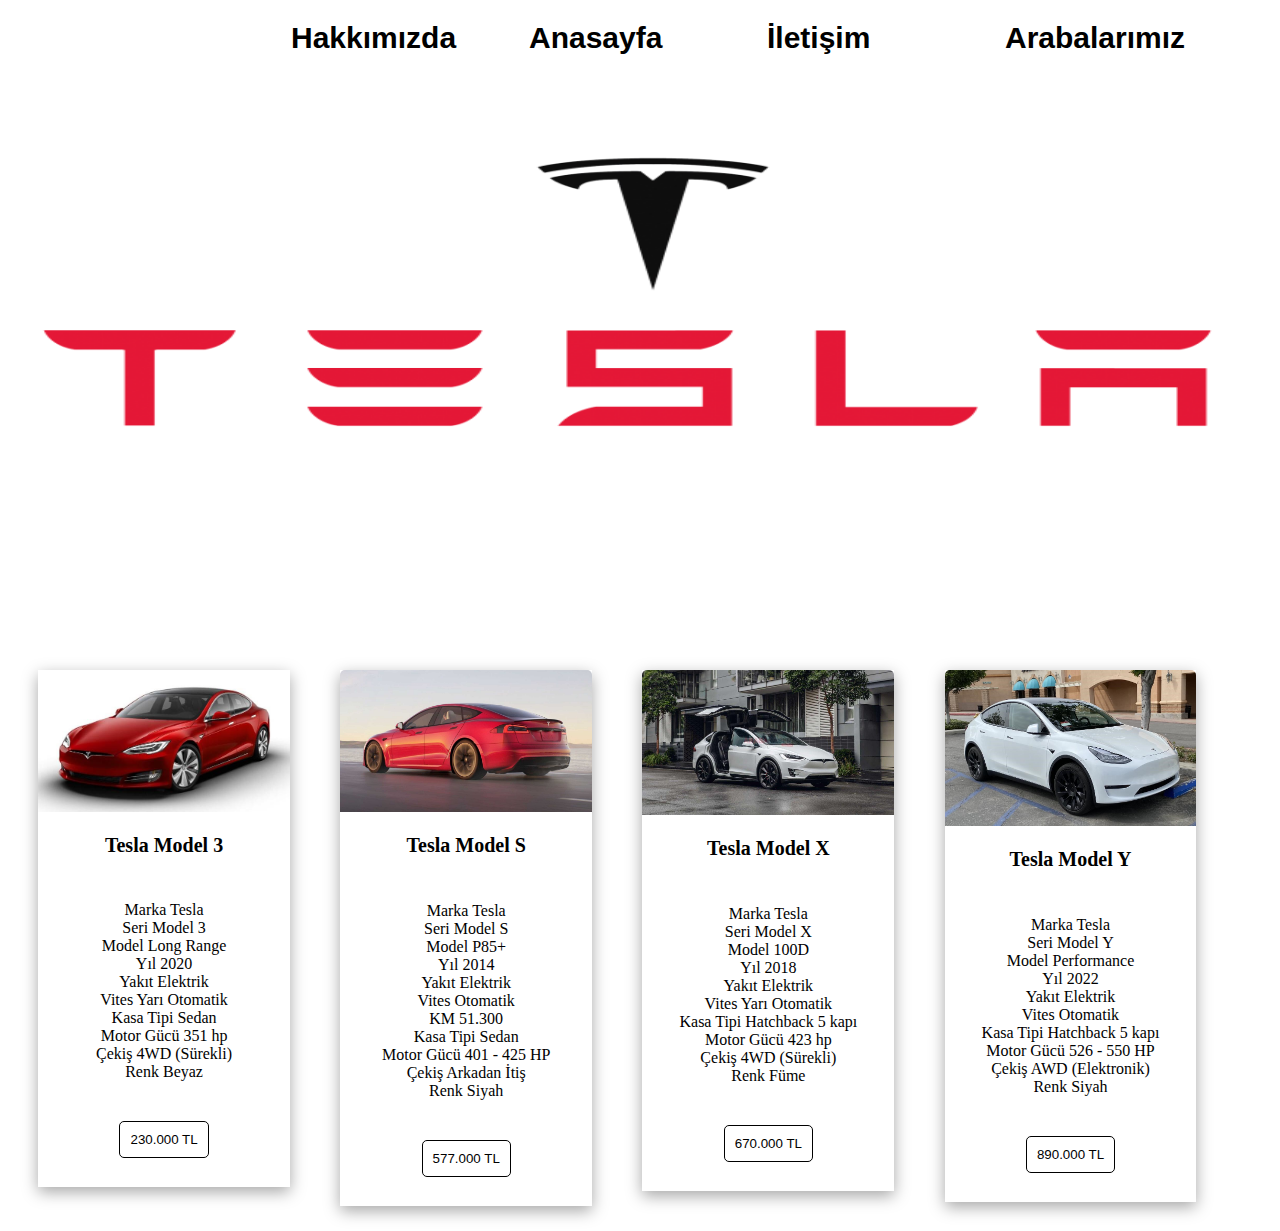
<file: sayfa/tesla.html>
<!DOCTYPE html>
<html lang="en">
<head>
    <meta charset="UTF-8">
    <meta http-equiv="X-UA-Compatible" content="IE=edge">
    <meta name="viewport" content="width=device-width, initial-scale=1.0">
    <title>Mercan Oto Galeri -  Tesla </title>
    <link rel="stylesheet" href="../css/card.css">
	<link rel="stylesheet" href="../css/style.css">
</head>
<body>
    <div class="menu">
        <ul>
            <li><a href="hakkımızda.html"> Hakkımızda</a></li>
            <li><a href="../index.html"> Anasayfa</a></li>
            <li><a href="iletisim.html"> İletişim</a></li>
            <li><a href="arabalar.html">Arabalarımız</a></li>
        </ul>
    </div>
    <div class="bannerimage">
        <img id="resim2" src="../resimler/tesla.png">
    </div>
    <div class="kartlar">
        <div class="kart-1">
            <div class="card">
                <div class="image">
                    <img src="../resimler/model3.jpg">
                </div>
                <div class="title">
                    <h1>Tesla Model 3</h1>
                </div>
                <div class="des">
                    <p>
                        Marka Tesla  <br>
                        Seri Model 3 <br>
                        Model Long Range <br>
                        Yıl 2020<br>
                        Yakıt Elektrik <br>
                        Vites Yarı Otomatik <br>
                        Kasa Tipi Sedan <br>
                        Motor Gücü 351 hp <br>
                        Çekiş 4WD (Sürekli) <br>
                        Renk Beyaz <br>
                        <a href="#"> <button> 230.000 TL  </button></a>   
                    </p>                       
                </div>
            </div>
        </div>
        <div class="kart-2">
            <div class="card">
                <div class="image">
                    <img src="../resimler/modelS.jpg">
                </div>
                <div class="title">
                    <h1>Tesla Model S</h1>
                </div>
                <div class="des">
                    <p>    
                        Marka Tesla  <br> 
                        Seri Model S  <br>
                        Model P85+  <br>
                        Yıl 2014 <br>
                        Yakıt Elektrik <br>
                        Vites Otomatik <br>
                        KM 51.300 <br>
                        Kasa Tipi Sedan <br>
                        Motor Gücü 401 - 425 HP <br>
                        Çekiş Arkadan İtiş <br>
                        Renk Siyah <br>
                        <a href="#"> <button> 577.000 TL  </button></a>   
                    </p>                       
                </div>
            </div>
        </div>
        <div class="kart-3">
            <div class="card">
                <div class="image">
                    <img src="../resimler/Model X.jpg">
                </div>
                <div class="title">
                    <h1>Tesla Model X</h1>
                </div>
                <div class="des">
                    <p>
                        Marka Tesla  <br>
                        Seri Model X  <br>
                        Model 100D  <br>
                        Yıl 2018 <br>
                        Yakıt Elektrik <br>
                        Vites Yarı Otomatik <br>
                        Kasa Tipi Hatchback 5 kapı <br>
                        Motor Gücü 423 hp <br>
                        Çekiş 4WD (Sürekli) <br>
                        Renk Füme <br>
                        <a href="#"> <button> 670.000 TL  </button></a>   
                    </p>                       
                </div>
            </div>
        </div>
        <div class="kart-4">
            <div class="card">
                <div class="image">
                    <img src="../resimler/Model Y.jpg">
                </div>
                <div class="title">
                    <h1>Tesla Model Y</h1>
                </div>
                <div class="des">
                    <p>
                        Marka Tesla <br>
                        Seri Model Y <br>
                        Model Performance <br>
                        Yıl 2022 <br>
                        Yakıt Elektrik <br>
                        Vites Otomatik <br>
                        Kasa Tipi Hatchback 5 kapı <br>
                        Motor Gücü 526 - 550 HP <br>
                        Çekiş AWD (Elektronik) <br>
                        Renk Siyah <br>
                        <a href="#"> <button>  890.000 TL  </button></a>   
                    </p>                       
                </div>
            </div>
        </div>
    </div>
</body>
</html>
</file>
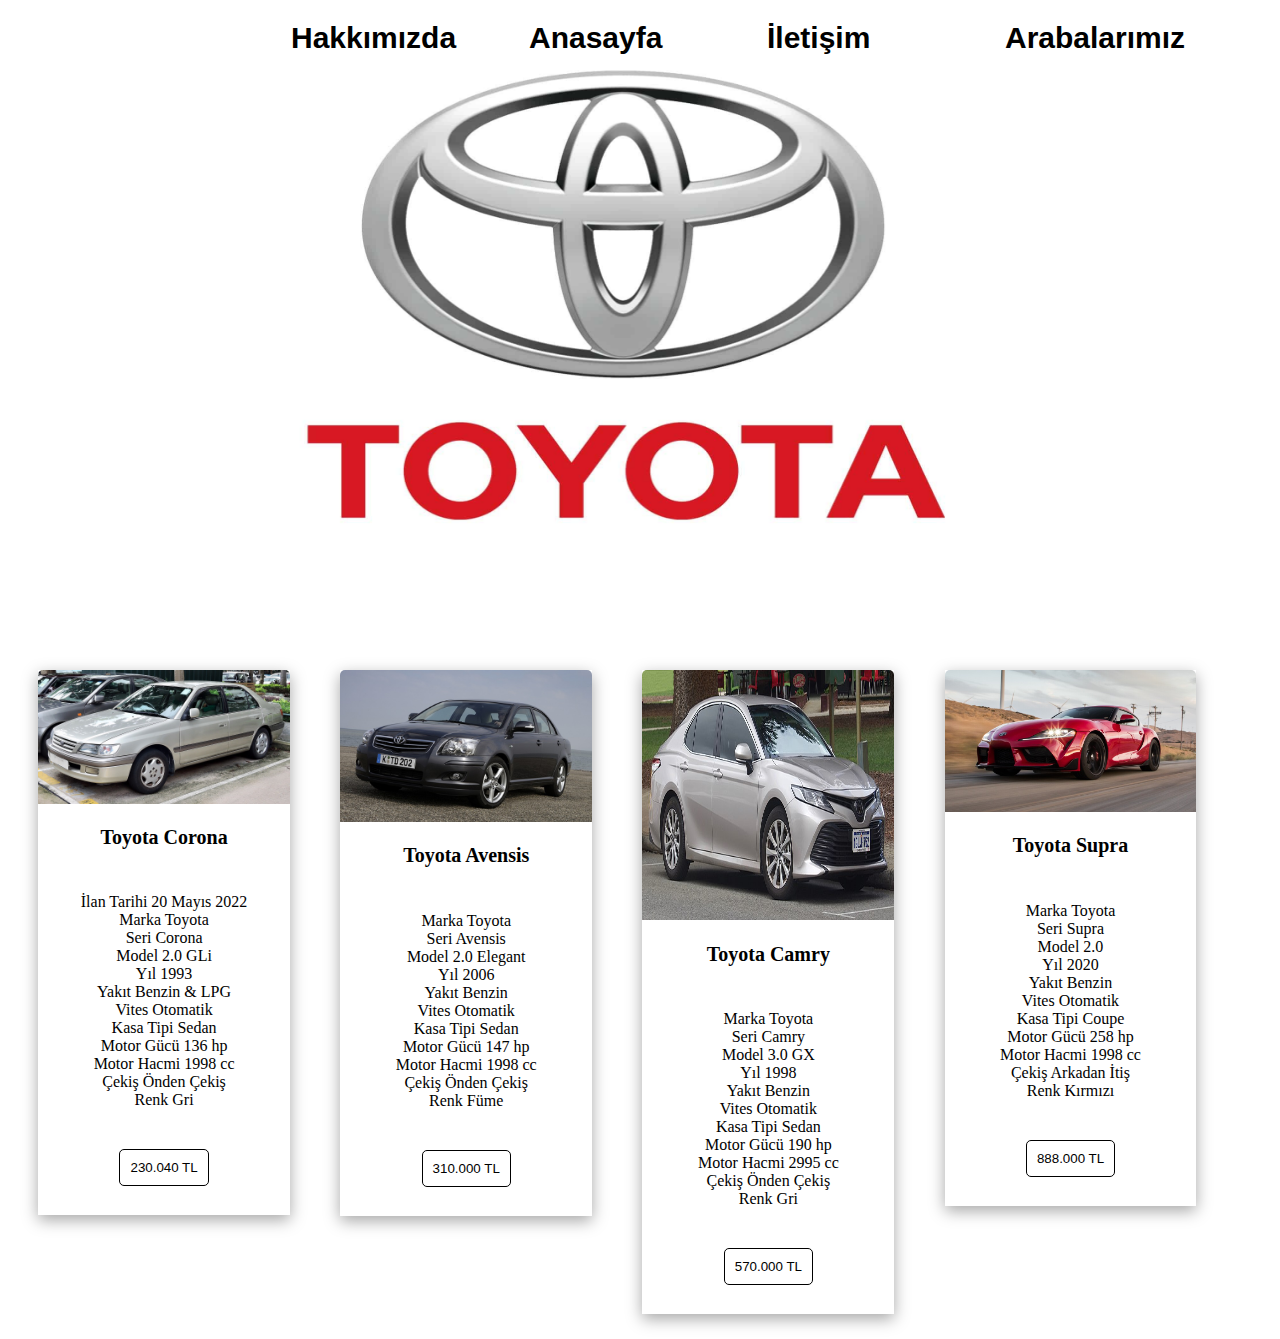
<file: sayfa/toyota.html>
<!DOCTYPE html>
<html lang="en">
<head>
    <meta charset="UTF-8">
    <meta http-equiv="X-UA-Compatible" content="IE=edge">
    <meta name="viewport" content="width=device-width, initial-scale=1.0">
    <title>Mercan Oto Galeri - Toyota</title>
    <link rel="stylesheet" href="../css/style.css">
    <link rel="stylesheet" href="../css/card.css">
</head>
<body>
    <div class="menu">
        <ul>
            <li><a href="hakkımızda.html"> Hakkımızda</a></li>
            <li><a href="../index.html"> Anasayfa</a></li>
            <li><a href="iletisim.html"> İletişim</a></li>
            <li><a href="arabalar.html">Arabalarımız</a></li>
        </ul>
    </div>
    <div class="bannerimage">
        <img src="../resimler/toyota.jpg" id="resim2">
    </div>
    <div class="kartlar">
        <div class="kart-1">
            <div class="card">
                <div class="image">
                    <img src="../resimler/toyotacorona.jpg">
                </div>
                <div class="title">
                    <h1>Toyota Corona</h1>
                </div>
                <div class="des">
                    <p align="center">
                        İlan Tarihi 20 Mayıs 2022 <br>
                        Marka Toyota <br>
                        Seri Corona <br>
                        Model 2.0 GLi <br>
                        Yıl 1993<br>
                        Yakıt Benzin & LPG<br>
                        Vites Otomatik<br>
                        Kasa Tipi Sedan<br>
                        Motor Gücü 136 hp<br>
                        Motor Hacmi 1998 cc<br>
                        Çekiş Önden Çekiş<br>
                        Renk Gri<br>
                        <a href="#"> <button> 230.040 TL  </button></a>   
                    </p>                       
                </div>
            </div>
        </div>
        <div class="kart-2">
            <div class="card">
                <div class="image">
                    <img src="../resimler/toyotaAvensis.jpg">
                </div>
                <div class="title">
                    <h1>Toyota Avensis</h1>
                </div>
                <div class="des">
                    <p>   
                        Marka Toyota <br>
                        Seri Avensis <br>
                        Model 2.0 Elegant <br>
                        Yıl 2006<br>
                        Yakıt Benzin<br>
                        Vites Otomatik<br>
                        Kasa Tipi Sedan<br>
                        Motor Gücü 147 hp<br>
                        Motor Hacmi 1998 cc<br>
                        Çekiş Önden Çekiş<br>
                        Renk Füme<br>
                        <a href="#"> <button> 310.000 TL  </button></a>   
                    </p>                       
                </div>
            </div>
        </div>
        <div class="kart-3">
            <div class="card">
                <div class="image">
                    <img height="250px" src="../resimler/toyotaCamry.jpg">
                </div>
                <div class="title">
                    <h1>Toyota Camry</h1>
                </div>
                <div class="des">
                    <p align="center">
                        Marka Toyota <br>
                        Seri Camry <br>
                        Model 3.0 GX <br>
                        Yıl 1998<br>
                        Yakıt Benzin<br>
                        Vites Otomatik<br> 
                        Kasa Tipi Sedan<br>
                        Motor Gücü 190 hp <br>
                        Motor Hacmi 2995 cc <br>
                        Çekiş Önden Çekiş <br>
                        Renk Gri <br>
                        <a href="#"> <button> 570.000 TL  </button></a>   
                    </p>                       
                </div>
            </div>
        </div>
        <div class="kart-4">
            <div class="card">
                <div class="image">
                    <img src="../resimler/supra.jpeg">
                </div>
                <div class="title">
                    <h1>Toyota Supra</h1>
                </div>
                <div class="des">
                    <p>
                        Marka Toyota <br>
                        Seri Supra <br>
                        Model 2.0 <br>
                        Yıl 2020<br>
                        Yakıt Benzin<br>
                        Vites Otomatik<br> 
                        Kasa Tipi Coupe<br>
                        Motor Gücü 258 hp<br>
                        Motor Hacmi 1998 cc<br>
                        Çekiş Arkadan İtiş<br>
                        Renk Kırmızı<br>
                        <a href="#"> <button> 888.000 TL  </button></a>   
                    </p>                        
                </div>
            </div>
        </div>
    </div>
</body>
</html>
</file>
<file: css/style.css>
.menu ul li{
    list-style-type: none;
    display: inline-block;
    padding: 5px 0px;
    margin: 0px 30px;
    font-weight: bolder;
    width: 250px;
    position: relative;
    left: 450px;
    z-index: 1;
}
.menu ul li a{
    color:rgb(0, 0, 0);

    text-decoration: none;
    font-size: 30px;
    text-align: center;
    font-family: 'Oswald', sans-serif;
}
.bannerimage{
    position: absolute;
    top: -5px;
    left: -10px;
}
#resim2{
    height:650px; 
    width:1913px;
}
@media only screen and (max-width: 1366px) {
    .menu ul li{
        list-style-type: none;
        display: inline-block;
        padding: 5px 0px;
        margin: 0px 40px;
        font-weight: bolder;
        width: 174px;
        position: relative;
        left: 205px;
        z-index: 1;
    }
    .menu ul li a{
        color:rgb(0, 0, 0);
    
        text-decoration: none;
        font-size: 30px;
        text-align: center;
        font-family: 'Oswald', sans-serif;
    }
    .bannerimage{
        position: absolute;
        top: -5px;
        left: -10px;
    }
     
    #resim2{
        height: 600px;
        width: 1362px; /* 1362px*/
    }

}
@media only screen and (max-width: 1280px) {
    .menu ul li{
        list-style-type: none;
        display: inline-block;
        padding: 5px 0px;
        margin: 0px 30px;
        font-weight: bolder;
        width: 174px;
        position: relative;
        left: 213px;
        z-index: 1;
    }
    .menu ul li a{
        color:rgb(0, 0, 0);
    
        text-decoration: none;
        font-size: 30px;
        text-align: center;
        font-family: 'Oswald', sans-serif;
    }
    .bannerimage{
        position: absolute;
        top: -5px;
        left: -10px;
    }
    #resim2{
        height:600px; 
        width: 1273px;
    }

}
</file>
<file: css/card.css>
.card{
    width: 20%;
    display: inline-block;
    box-shadow: rgba(0, 0, 0, 0.35) 0px 5px 15px;
    margin: 2%;
    }

.image img{
    width: 100%;
    border-top-right-radius: 5px;
    border-top-left-radius: 5px; 
 }

.title{ 
    text-align: center;
    padding: 5px;  
 }

h1{
    font-size: 20px;
 }

.des{
    padding: 3px;
    text-align: center; 
    padding-top: 10px;
    border-bottom-right-radius: 5px;
    border-bottom-left-radius: 5px;
}
button{
    margin-top: 40px;
    margin-bottom: 10px;
    background-color: white;
    border: 1px solid black;
    border-radius: 5px;
    padding:10px;
}
button:hover{
    background-color: rgb(66, 65, 65);
    color: white;
    transition: .5s;
    cursor: pointer;
}
/*KART BİTİŞ*/

.card {
    float: left;
}
.kartlar {
    margin-left: 5px;
    margin-top: 585px;
}
.kartlar-2 {
    margin-left: 25px;
}

.kart-3{
    position: relative;
    top: 0px;
}


.kart-4{
    position: relative;
    top: 0px;
}
</file>
<file: css/audi.css>
.menu ul li{
    list-style-type: none;
    display: inline-block;
    padding: 5px 0px;
    margin: 0px 30px;
    font-weight: bolder;
    width: 250px;
    position: relative;
    left: 450px;
    z-index: 1;
}
.menu ul li a{
    color:rgb(0, 0, 0);

    text-decoration: none;
    font-size: 30px;
    text-align: center;
    font-family: 'Oswald', sans-serif;
}
.bannerimage{
    position: absolute;
    top: -5px;
    left: -10px;
}
#resim2{
    height:650px; 
    width:1913px;
}
@media only screen and (max-width: 1280px) {
    .menu ul li{
        list-style-type: none;
        display: inline-block;
        padding: 5px 0px;
        margin: 0px 30px;
        font-weight: bolder;
        width: 174px;
        position: relative;
        left: 213px;
        z-index: 1;
    }
    .menu ul li a{
        color:rgb(0, 0, 0);
    
        text-decoration: none;
        font-size: 30px;
        text-align: center;
        font-family: 'Oswald', sans-serif;
    }
    .bannerimage{
        position: absolute;
        top: -5px;
        left: -10px;
    }
    #resim2{
        height:650px; 
        width: 1273px;
    }

}
</file>
<file: css/iletisim.css>
.menu ul li{
    list-style-type: none;
    display: inline-block;
    padding: 5px 0px;
    margin: 0px 30px;
    font-weight: bolder;
    width: 250px;
    position: relative;
    left: 450px;
    z-index: 1;
}
.menu ul li a{
    color:rgb(0, 0, 0);

    text-decoration: none;
    font-size: 30px;
    text-align: center;
    font-family: 'Oswald', sans-serif;
}
.bannerimage{
    position: absolute;
    top: -5px;
    left: -10px;
}
.iletisim_formu{
    position: relative;
    top: 469px;
    left: 750px;
    width: 10px;
}

#iletisim_forum2{
    position: absolute;
    top: 120px;
    left: -350px;
    width: 850px;
}

#sumbit_{
    position: relative;
    left:120px;
    top: 10px;
    height: 46px;
    width: 194px;
}
#sumbit_:hover{
    background-color: rgb(80, 180, 180);
}
#resim2{
    height:650px; 
    width:1913px;
}


@media only screen and (max-width: 1366px) {
    .menu ul li{
        list-style-type: none;
        display: inline-block;
        padding: 5px 0px;
        margin: 0px 40px;
        font-weight: bolder;
        width: 174px;
        position: relative;
        left: 170px;
        z-index: 1;
    }
    .menu ul li a{
        color:rgb(0, 0, 0);
    
        text-decoration: none;
        font-size: 30px;
        text-align: center;
        font-family: 'Oswald', sans-serif;
    }
    .bannerimage{
        position: absolute;
        top: -5px;
        left: -10px;
    }
    #resim2{
        height:550px; 
        width: 1364px;
    }
    .iletisim_formu{
        position: relative;
        top: 365px;
        left: 450px;
        width: 10px;
    }
    #sumbit_{
        position: relative;
        left:120px;
        top: 10px;
        height: 46px;
        width: 194px;
    }
    #sumbit_:hover{
        background-color: rgb(80, 180, 180);
    }
}
@media only screen and (max-width: 1280px) {
    .menu ul li{
        list-style-type: none;
        display: inline-block;
        padding: 5px 0px;
        margin: 0px 30px;
        font-weight: bolder;
        width: 174px;
        position: relative;
        left: 213px;
        z-index: 1;
    }
    .menu ul li a{
        color:rgb(0, 0, 0);
    
        text-decoration: none;
        font-size: 30px;
        text-align: center;
        font-family: 'Oswald', sans-serif;
    }
    .bannerimage{
        position: absolute;
        top: -5px;
        left: -10px;
    }
    #resim2{
        height:600px; 
        width: 1273px;
    }

    .iletisim_formu{
        position: relative;
        top: 398px;
        left: 450px;
        width: 10px;
    }
    #sumbit_{
        position: relative;
        left:120px;
        top: 10px;
        height: 46px;
        width: 194px;
    }
    #sumbit_:hover{
        background-color: rgb(80, 180, 180);
    }

}
</file>
